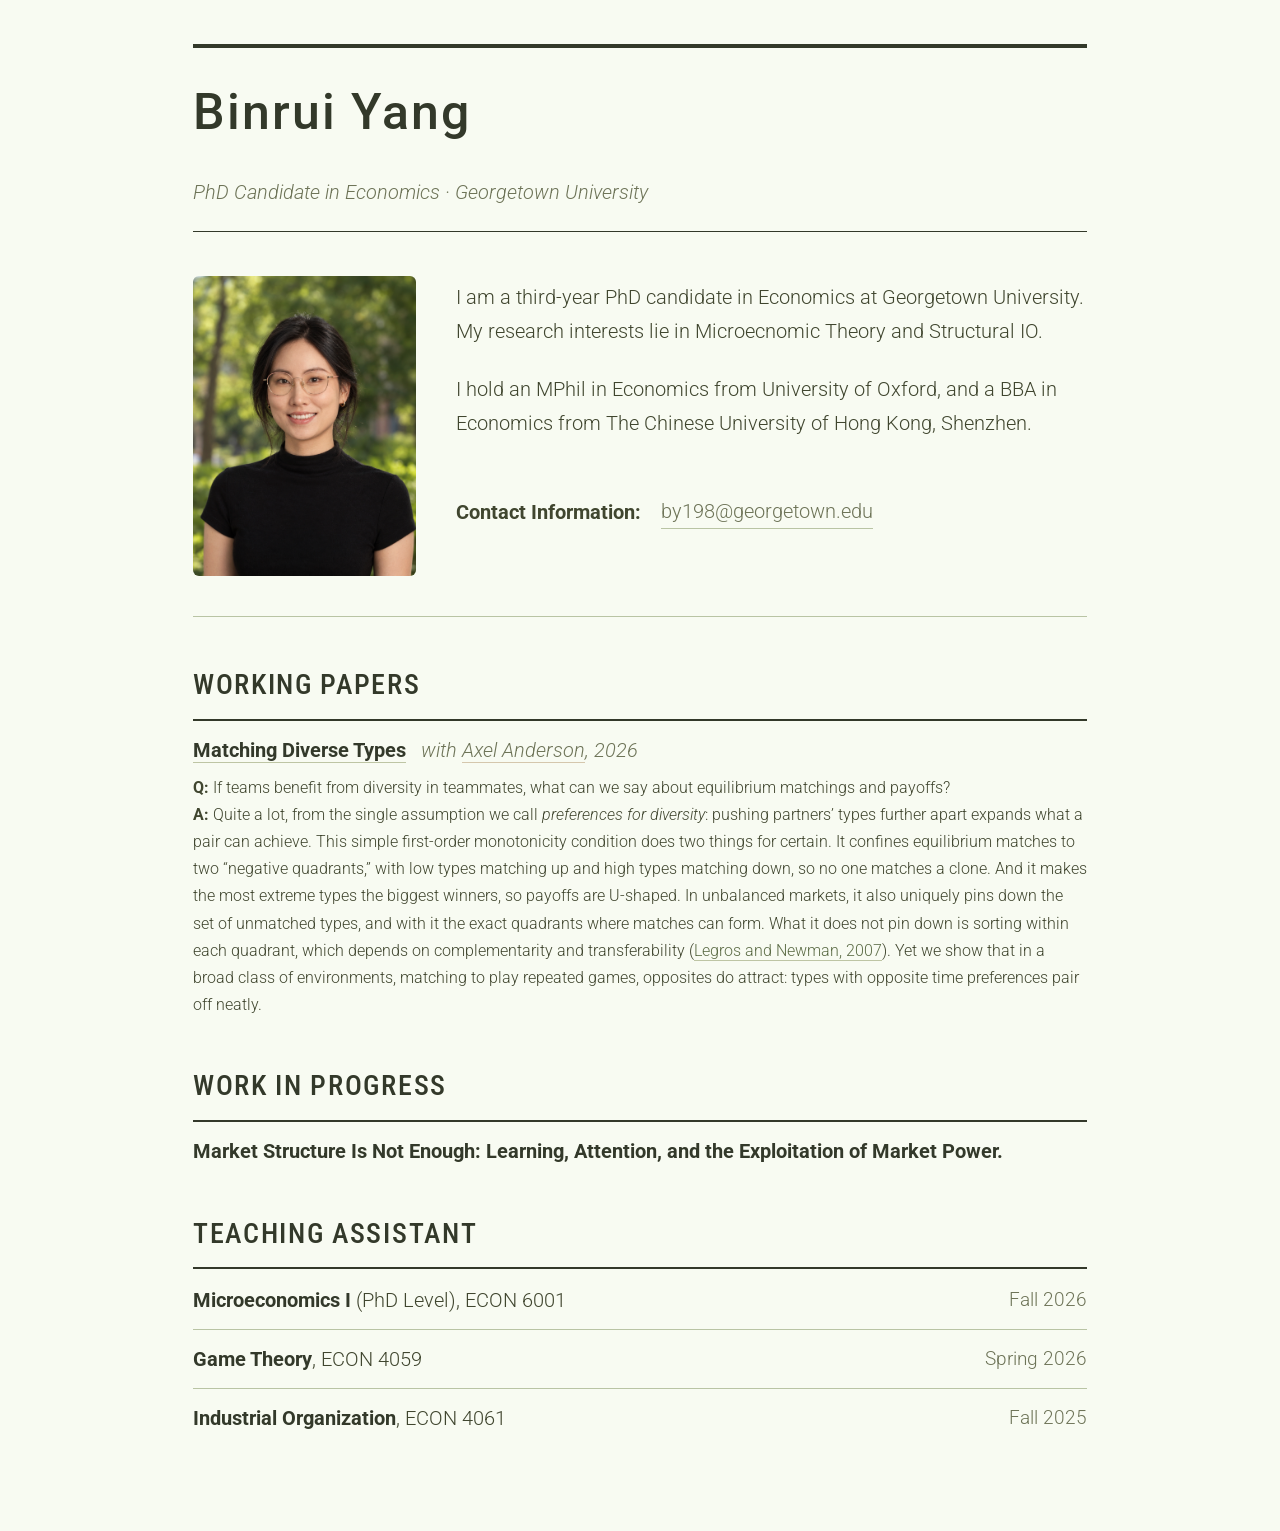
<file: index.html>
<!DOCTYPE html>
<html lang="en">
<head>
<meta charset="UTF-8">
<meta name="viewport" content="width=device-width, initial-scale=1.0">
<title>Binrui Yang — Economics PhD Candidate</title>
<meta name="description" content="Binrui Yang is a PhD candidate in economics at Georgetown University, working on Micro Theory and Structural IO.">
<link rel="stylesheet" href="assets/css/style.css">
</head>
<body>
<a href="#main" class="skip-link">Skip to content</a>

<div class="site-wrap">

  <header class="page-head">
    <div class="rule-thick"></div>
    <h1 class="site-name">Binrui Yang</h1>
    <p class="head-affiliation">PhD Candidate in Economics &middot; Georgetown University</p>
    <div class="rule-thin"></div>
  </header>

  <main id="main">

    <section class="profile">
      <img class="headshot" src="assets/images/headshot.JPG" alt="Binrui Yang">
      <div class="profile-main">
        <p class="intro">
          I am a third-year PhD candidate in Economics at Georgetown University. <br>
          My research interests lie in Microecnomic Theory and Structural IO. 
        </p>
        </p>
          I hold an MPhil in Economics from University of Oxford, and a BBA in Economics from The Chinese University of Hong Kong, Shenzhen. <br><br>
        </p>
        <div class="links-row">
          <strong>Contact Information:</strong>
          <a class="plain-link" href="mailto:by198@georgetown.edu">by198@georgetown.edu</a>
        </div>
      </div>
    </section>

    <hr class="head-divider">

    <section class="block" aria-labelledby="working-papers-heading">
      <h2 class="block-heading" id="working-papers-heading">Working Papers</h2>

      <div class="paper">
        <p class="title">
          <a href="assets/files/Matching Diverse Types.pdf">Matching Diverse Types</a>
          <span class="byline-inline">with <a href="https://sites.google.com/view/axel-anderson">Axel Anderson</a>, 2026</span>
        </p>
        <p class="abstract">
         <strong>Q:</strong> If teams benefit from diversity in teammates, what can we say about equilibrium matchings and payoffs? <br>
         <strong>A:</strong> Quite a lot, from the single assumption we call <em>preferences for diversity</em>: pushing partners’ types further apart expands what a pair can achieve. 
          This simple first-order monotonicity condition does two things for certain. It confines equilibrium matches to two &ldquo;negative quadrants,&rdquo; with low types matching up and high types matching down, so no one matches a clone. 
          And it makes the most extreme types the biggest winners, so payoffs are U-shaped. In unbalanced markets, it also uniquely pins down the set of unmatched types, and with it the exact quadrants where matches can form. 
          What it does not pin down is sorting within each quadrant, which depends on complementarity and transferability (<a href="https://onlinelibrary.wiley.com/doi/abs/10.1111/j.1468-0262.2007.00782.x" target="_blank" rel="noopener">Legros and Newman, 2007</a>). 
          Yet we show that in a broad class of environments, matching to play repeated games, opposites do attract: types with opposite time preferences pair off neatly.
        </p>
      </div>
    </section>

    <section class="block" aria-labelledby="wip-heading">
      <h2 class="block-heading" id="wip-heading">Work in Progress</h2>

      <div class="paper">
        <p class="title">
         Market Structure Is Not Enough: Learning, Attention, and the Exploitation of Market Power.
        </p>
      </div>
    </section>

    <section class="block" aria-labelledby="teaching-heading">
      <h2 class="block-heading" id="teaching-heading">Teaching Assistant</h2>
      <ul class="entry-list">
        <li>
          <span class="entry-main"><strong>Microeconomics I</strong> (PhD Level), ECON 6001</span>
          <span class="years">Fall 2026</span>
        </li>
        <li>
          <span class="entry-main"><strong>Game Theory</strong>, ECON 4059</span>
          <span class="years">Spring 2026</span>
        </li>
        <li>
          <span class="entry-main"><strong>Industrial Organization</strong>, ECON 4061</span>
          <span class="years">Fall 2025</span>
        </li>
      </ul>
    </section>

    <!--
    <section class="block" aria-labelledby="education-heading">
      <h2 class="block-heading" id="education-heading">Education</h2>
      <ul class="entry-list">
        <li>
          <span class="entry-main">
            <strong>Georgetown University</strong>, PhD in Economics
          </span>
          <span class="years">2024&ndash;Present</span>
        </li>
        <li>
          <span class="entry-main">
            <strong>University of Oxford</strong>, MPhil in Economics
          </span>
          <span class="years">2022&ndash;2024</span>
        <li>
        <span class="entry-main">
            <strong>The Chinese University of Hong Kong, Shenzhen</strong>, BBA in Economics
          </span>
          <span class="years">2018&ndash;2022</span>
        </li>
      </ul>
    </section>
    -->



  </main>
</div>

</body>
</html>
</file>
<file: assets/css/style.css>
@import url('https://fonts.googleapis.com/css2?family=Roboto:ital,wght@0,300;0,400;0,500;0,700;1,300;1,400&family=Roboto+Condensed:wght@400;500;700&display=swap');

:root {
  --green-bg: #F8FBF2;
  --green-bg-deep: #EAF0DE;
  --tan: #D5C7AD;
  --sage: #8A8E75;
  --sage-light: #BEC5A4;
  --olive: #4F5A3E;
  --ink: #33392A;

  --bg: var(--green-bg);
  --text-heading: var(--ink);
  --text-body: #40462F;
  --text-muted: #6E7458;
  --accent: #5B6B45;
  --cv-accent: #8A5A3F;
  --border: #B9C4A4;
  --border-strong: var(--ink);

  --font-display: 'Roboto Condensed', 'Roboto', sans-serif;
  --font-body: 'Roboto', sans-serif;
}

* { box-sizing: border-box; }
html { scroll-behavior: smooth; }

body {
  margin: 0;
  background: var(--bg);
  color: var(--text-body);
  font-family: var(--font-body);
  font-size: 20px;
  font-weight: 300;
  line-height: 1.7;
  -webkit-font-smoothing: antialiased;
}

a {
  color: var(--accent);
  text-decoration: none;
  border-bottom: 1px solid var(--sage-light);
  transition: border-color 0.15s ease, color 0.15s ease;
}
a:hover { color: var(--olive); border-bottom-color: var(--olive); }
a:focus-visible, button:focus-visible { outline: 2px solid var(--accent); outline-offset: 2px; }

.skip-link {
  position: absolute; left: -9999px; top: 0;
  background: var(--ink); color: var(--green-bg);
  padding: 8px 14px; z-index: 100;
}
.skip-link:focus { left: 12px; top: 12px; }

.site-wrap {
  max-width: 950px;
  margin: 0 auto;
  padding: 0 28px 96px;
}

/* ---------- Page head (double rule + big name) ---------- */

.page-head { padding-top: 44px; }

.rule-thick {
  border-top: 3px solid var(--border-strong);
  border-bottom: 1px solid var(--border-strong);
  height: 4px;
}

.site-name {
  font-family: 'Roboto', sans-serif;
  font-weight: 500;
  letter-spacing: 0.04em;
  font-size: 50px;
  color: var(--ink);
  margin: 22px 0 20px;
}

.head-affiliation {
  font-size: 20px;
  font-style: italic;
  font-family: var(--font-body);
  color: var(--text-muted);
  margin: 0 0 22px;
}

.rule-thin {
  border-top: 1px solid var(--border-strong);
  margin-bottom: 44px;
}

/* ---------- Profile block ---------- */

.profile {
  display: flex;
  gap: 40px;
  align-items: flex-start;
  margin-bottom: 20px;
}

.headshot {
  flex: 0 0 168px;
  width: 270px;
  height: 300px;
  border-radius: 6px;
  background: linear-gradient(160deg, var(--sage-light), var(--tan));
  display: flex; align-items: center; justify-content: center;
  color: var(--olive);
  font-family: var(--font-display);
  font-style: italic;
  font-size: 20px;
}

.profile-main { flex: 1 1 auto; min-width: 0; padding-top: 4px; }

.profile-main .about-heading {
  margin-bottom: 16px;
}

.profile-main .intro {
  font-family: var(--font-body);
  font-size: 20px;
  margin: 0 0 24px;
  max-width: 66ch;
}

.links-row {
  display: flex;
  flex-wrap: wrap;
  align-items: center;
  gap: 20px;
  row-gap: 14px;
}

.links-row a.plain-link {
  color: var(--text-muted);
  font-size: 20px;
  border-bottom: 1px solid var(--border);
  margin-right: 20px;
}
.links-row a.plain-link:hover { color: var(--ink); border-bottom-color: var(--ink); }

.head-divider {
  border: none;
  border-top: 1px solid var(--border);
  margin: 40px 0 44px;
}

/* ---------- Section blocks ---------- */

section.block { margin-bottom: 44px; }
section.block:last-of-type { margin-bottom: 0; }

h2.block-heading {
  font-family: var(--font-display);
  font-weight: 500;
  font-size: 28px;
  letter-spacing: 0.06em;
  text-transform: uppercase;
  color: var(--ink);
  margin: 0 0 14px;
  padding-bottom: 10px;
  border-bottom: 2px solid var(--border-strong);
}

/* Research entries */

.paper { padding: 20px 0; border-bottom: 1px solid var(--border); }
.paper:first-of-type { padding-top: 0; }
.paper:last-of-type { padding-bottom: 0; border-bottom: none; }

.paper .tag {
  font-size: 20px;
  font-style: italic;
  color: var(--cv-accent);
}

.paper .title {
  font-family: var(--font-body);
  font-weight: 700;
  font-size: 20px;
  color: var(--ink);
  margin: 4px 0 9px;
  line-height: 1.5;
}
.paper .title a { color: inherit; border-bottom: 1px solid var(--sage-light); }

.paper .byline-inline {
  font-family: var(--font-body);
  font-weight: 300;
  font-style: italic;
  font-size: 20px;
  color: var(--text-muted);
  margin-left: 10px;
}
.paper .byline-inline a { color: var(--text-muted); border-bottom: 1px solid var(--tan); }

.paper .abstract {
  font-family: var(--font-body);
  font-weight: 300;
  font-size: 16px;
  color: var(--text-body);
  margin: 0 0 9px;
  max-width: 100%;
}

.paper .links a { font-size: 20px; margin-right: 16px; }

/* Teaching / education rows */

.entry-list { margin: 0; padding: 0; list-style: none; font-family: var(--font-body); }

.entry-list li {
  padding: 12px 0;
  border-bottom: 1px solid var(--border);
  display: flex;
  justify-content: space-between;
  gap: 16px;
}
.entry-list li:first-child { padding-top: 0; }
.entry-list li:last-child { border-bottom: none; padding-bottom: 0; }

.entry-list .entry-main strong { color: var(--ink); }
.entry-list .entry-sub {
  display: block;
  font-size: 18px;
  color: var(--text-muted);
  font-style: italic;
  margin-top: 2px;
}

.entry-list .years {
  color: var(--text-muted);
  font-size: 19px;
  white-space: nowrap;
  padding-top: 1px;
}

/* ---------- Responsive ---------- */

@media (max-width: 620px) {
  .site-wrap { padding: 0 20px 64px; }
  .page-head { padding-top: 32px; }
  .site-name { font-size: 20px; }
  .profile { flex-direction: column; gap: 22px; }
  .headshot { width: 128px; height: 128px; }
  .links-row { row-gap: 12px; }
  .entry-list li { flex-direction: column; gap: 2px; }
}

@media (prefers-reduced-motion: reduce) {
  html { scroll-behavior: auto; }
  a { transition: none; }
}
</file>
